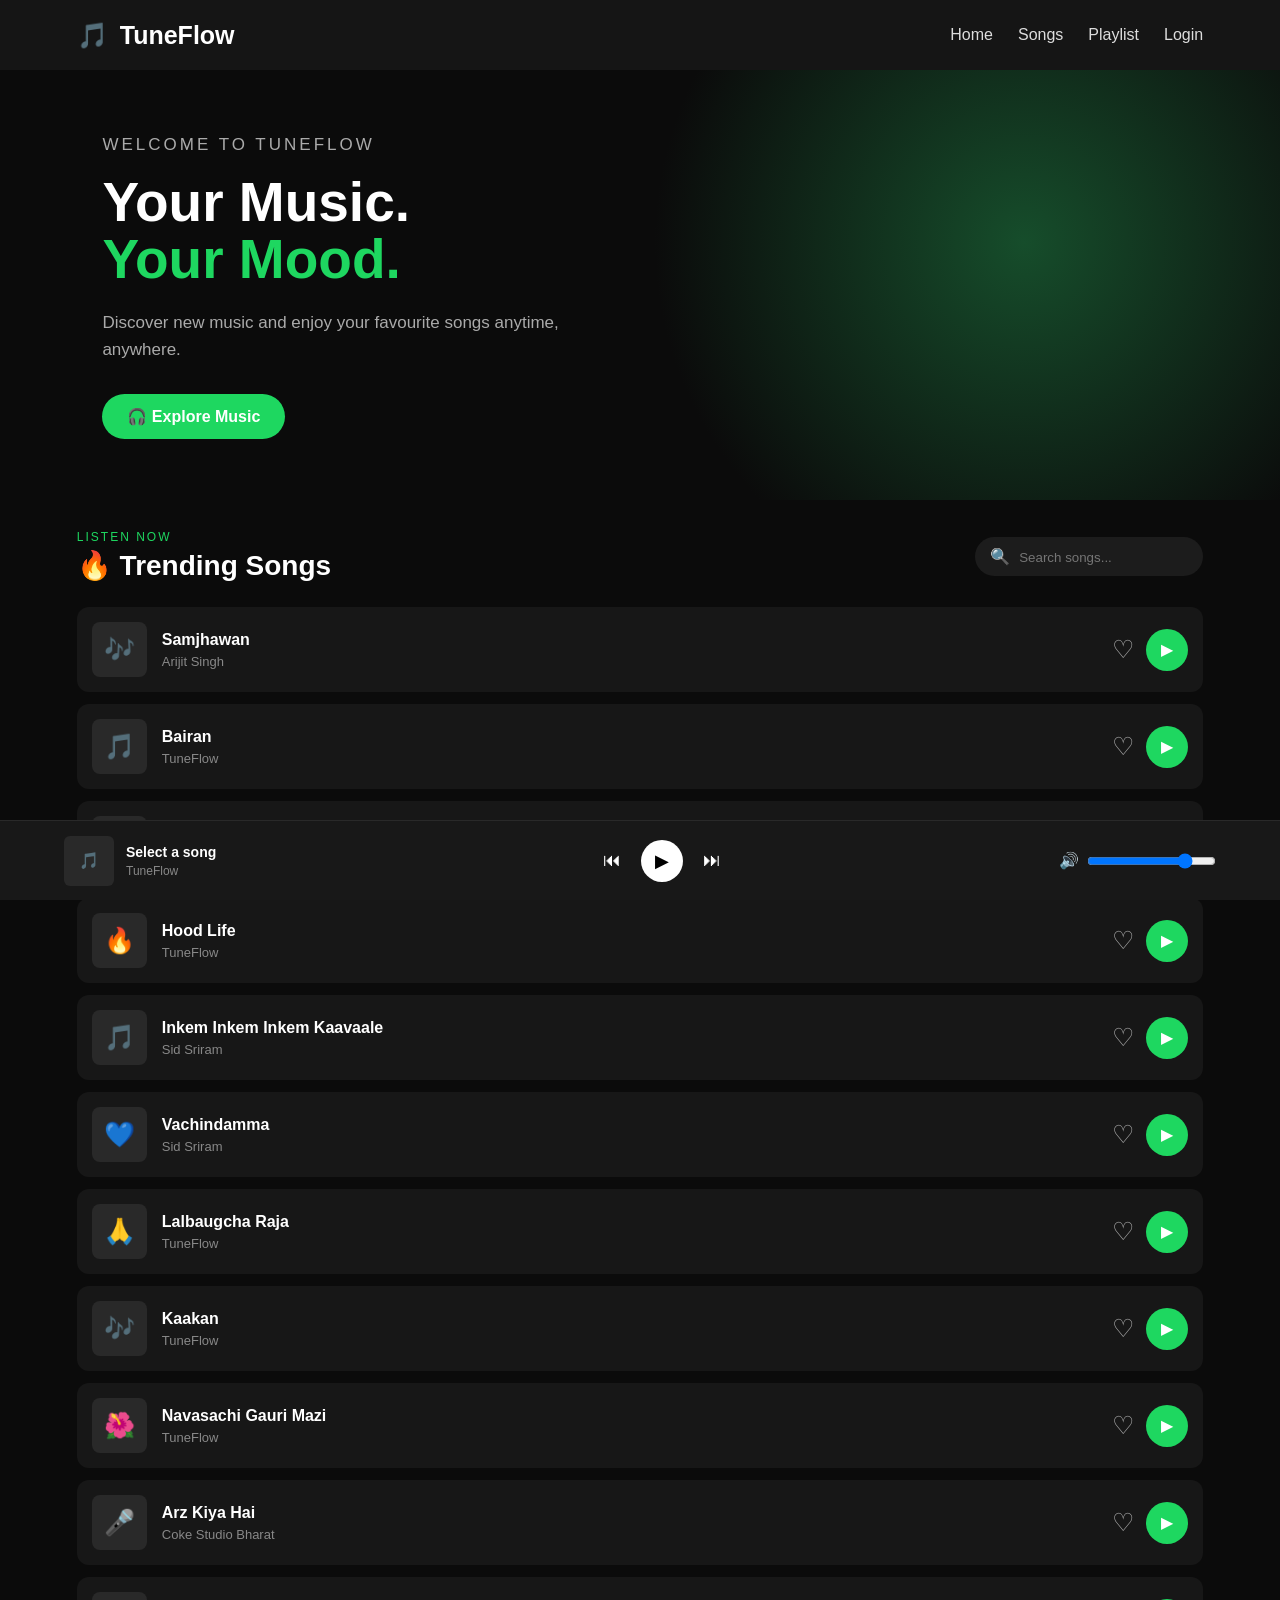
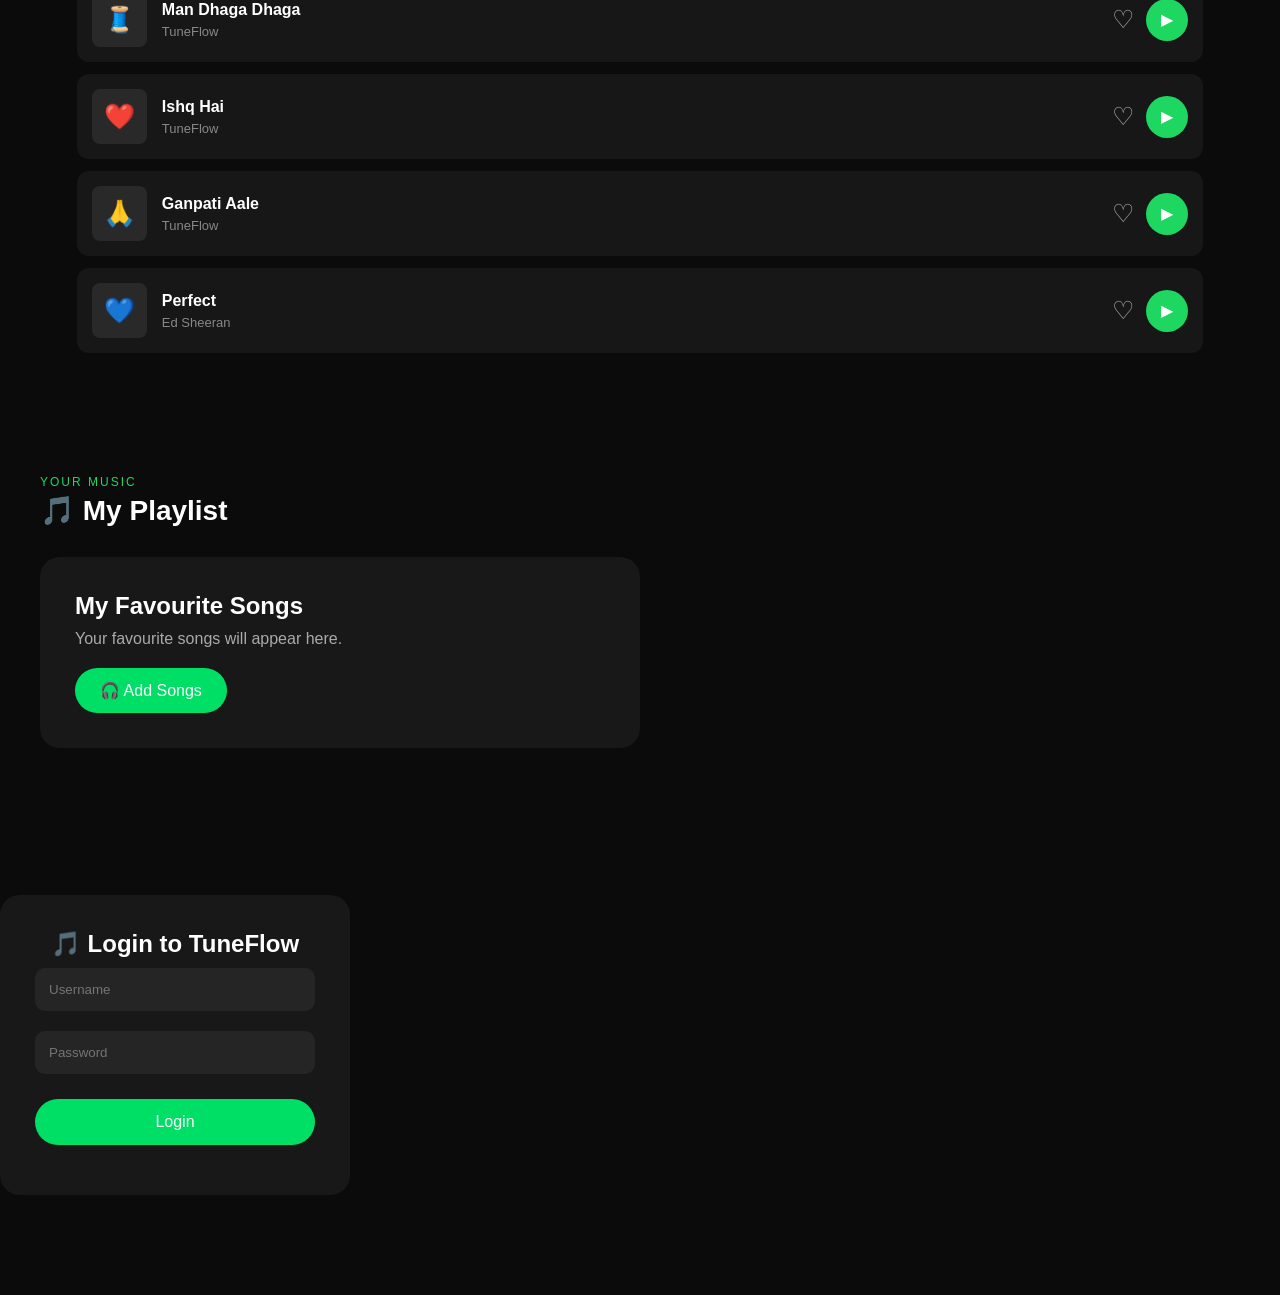
<file: index.html>
<!DOCTYPE html>
<html lang="en">
<head>
    <meta charset="UTF-8">
    <meta name="viewport" content="width=device-width, initial-scale=1.0">
    <title>TuneFlow - Music</title>
    <link rel="stylesheet" href="style.css">
</head>

<body>

<nav class="navbar">

    <div class="logo">
        🎵 <span>TuneFlow</span>
    </div>

    <div class="nav-links">
        <a href="index.html">Home</a>
        <a href="songs.html">Songs</a>
        <a href="playlist.html">Playlist</a>
        <a href="login.html">Login</a>
    </div>

</nav>

    <!-- HERO -->
    <section class="hero" id="home">
        <div class="hero-content">

            <p class="small-title">WELCOME TO TUNEFLOW</p>

            <h1>
                Your Music.<br>
                <span>Your Mood.</span>
            </h1>

            <p>
                Discover new music and enjoy your favourite songs
                anytime, anywhere.
            </p>

            <button onclick="scrollToSongs()">
                🎧 Explore Music
            </button>

        </div>
    </section>


    <!-- SONGS -->
    <section class="songs-section" id="songs">

        <div class="section-title">

            <div>
                <p>LISTEN NOW</p>
                <h2>🔥 Trending Songs</h2>
            </div>

            <div class="search-box">
                🔍
                <input
                    type="text"
                    id="searchInput"
                    placeholder="Search songs..."
                    onkeyup="searchSongs()"
                >
            </div>

        </div>

        <!-- 14 SONGS WILL APPEAR HERE -->
        <div class="song-list" id="songList"></div>

    </section>

    <!-- PLAYLIST -->
<section class="playlist-section" id="playlist">

    <div class="section-title">
        <div>
            <p>YOUR MUSIC</p>
            <h2>🎵 My Playlist</h2>
        </div>
    </div>

    <div class="playlist-box">
        <h3>My Favourite Songs</h3>
        <p>Your favourite songs will appear here.</p>

        <button onclick="scrollToSongs()">
            🎧 Add Songs
        </button>
    </div>

</section>

<!-- LOGIN -->
<section class="login-section" id="login">

    <div class="login-box">

        <h2>🎵 Login to TuneFlow</h2>

        <input
            type="text"
            id="username"
            placeholder="Username"
        >

        <input
            type="password"
            id="password"
            placeholder="Password"
        >

        <button onclick="loginUser()">
            Login
        </button>

        <p id="loginMessage"></p>

    </div>

</section>

    <!-- MUSIC PLAYER -->
    <div class="music-player">

        <div class="now-playing">

            <div class="mini-cover" id="miniCover">🎵</div>

            <div>
                <h4 id="currentSong">Select a song</h4>
                <p id="currentArtist">TuneFlow</p>
            </div>

        </div>


        <div class="player-controls">

            <button onclick="previousSong()">⏮</button>

            <button
                class="main-play"
                onclick="togglePlayer()">
                ▶
            </button>

            <button onclick="nextSong()">⏭</button>

        </div>


        <div class="volume">
            🔊
            <input
                type="range"
                min="0"
                max="100"
                value="80"
                id="volumeSlider">
        </div>

    </div>


    <audio id="audioPlayer"></audio>

    <script src="script.js"></script>

</body>
</html>
</file>
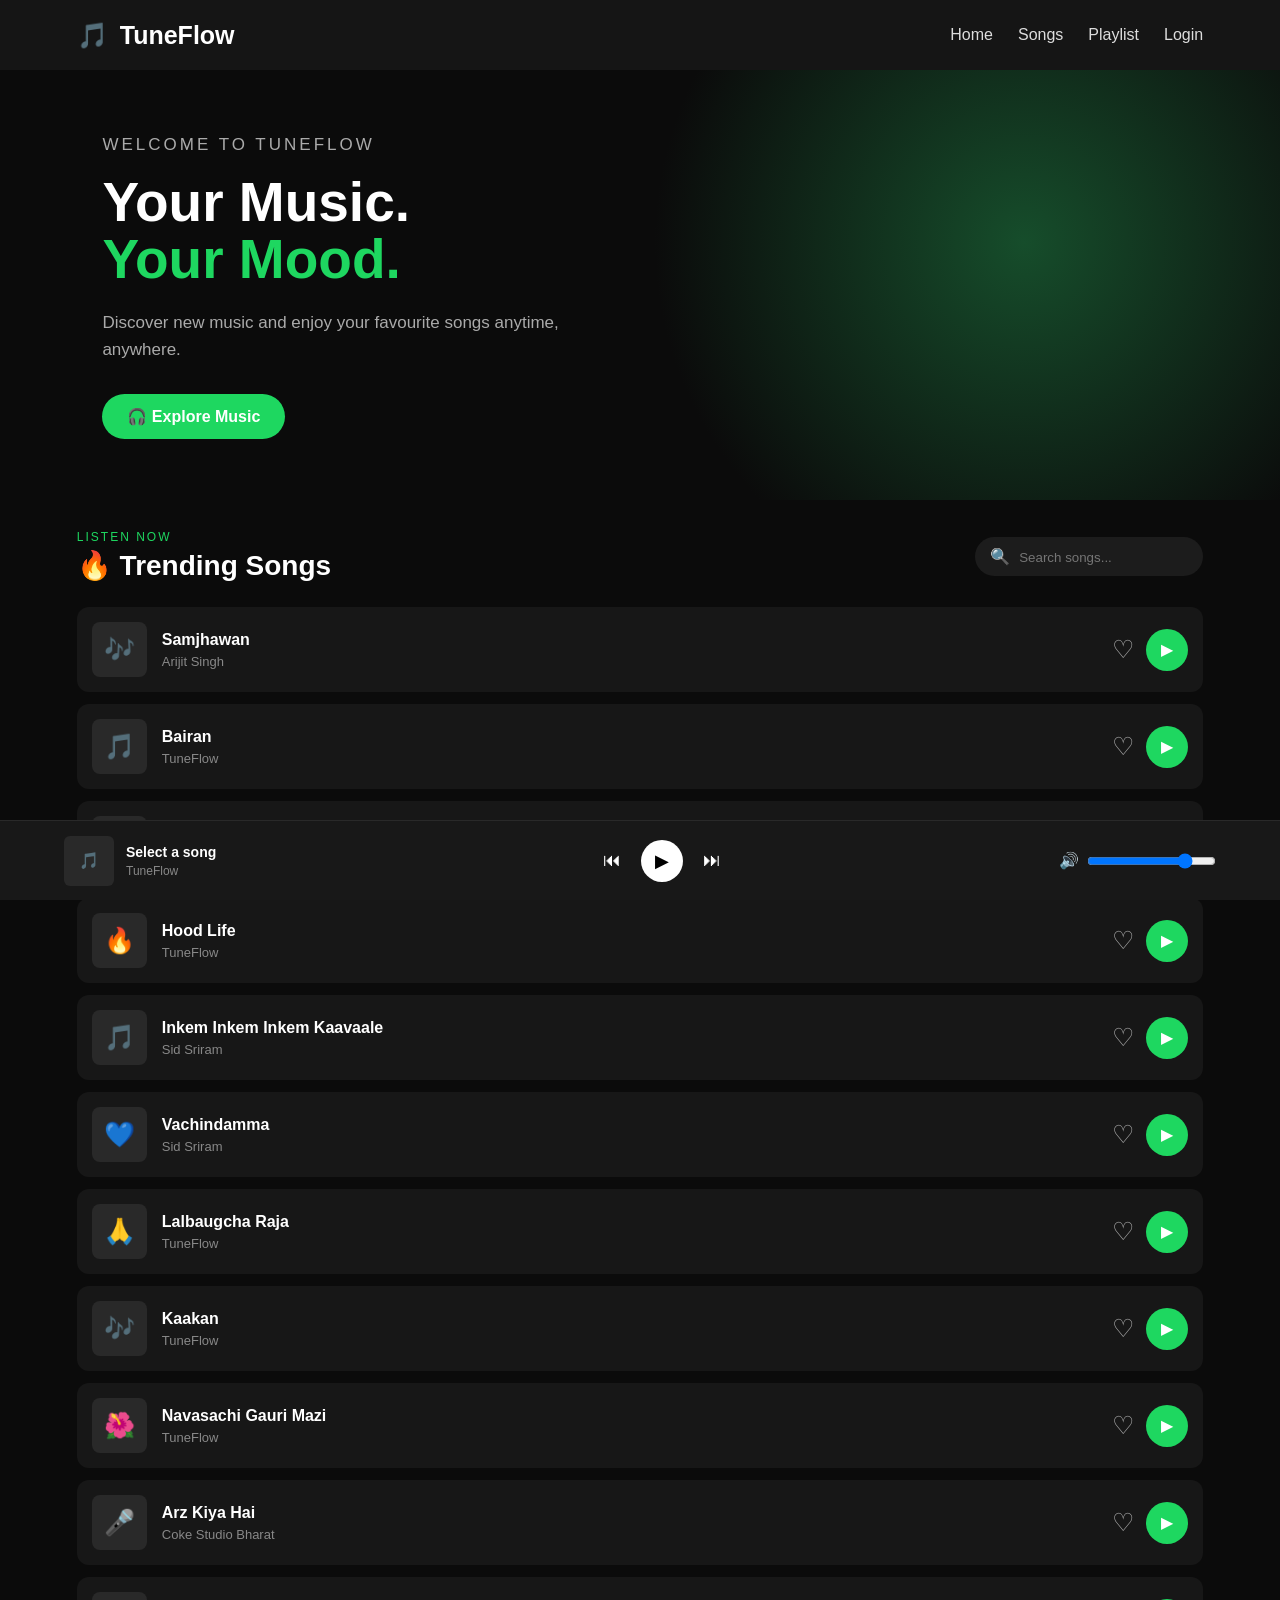
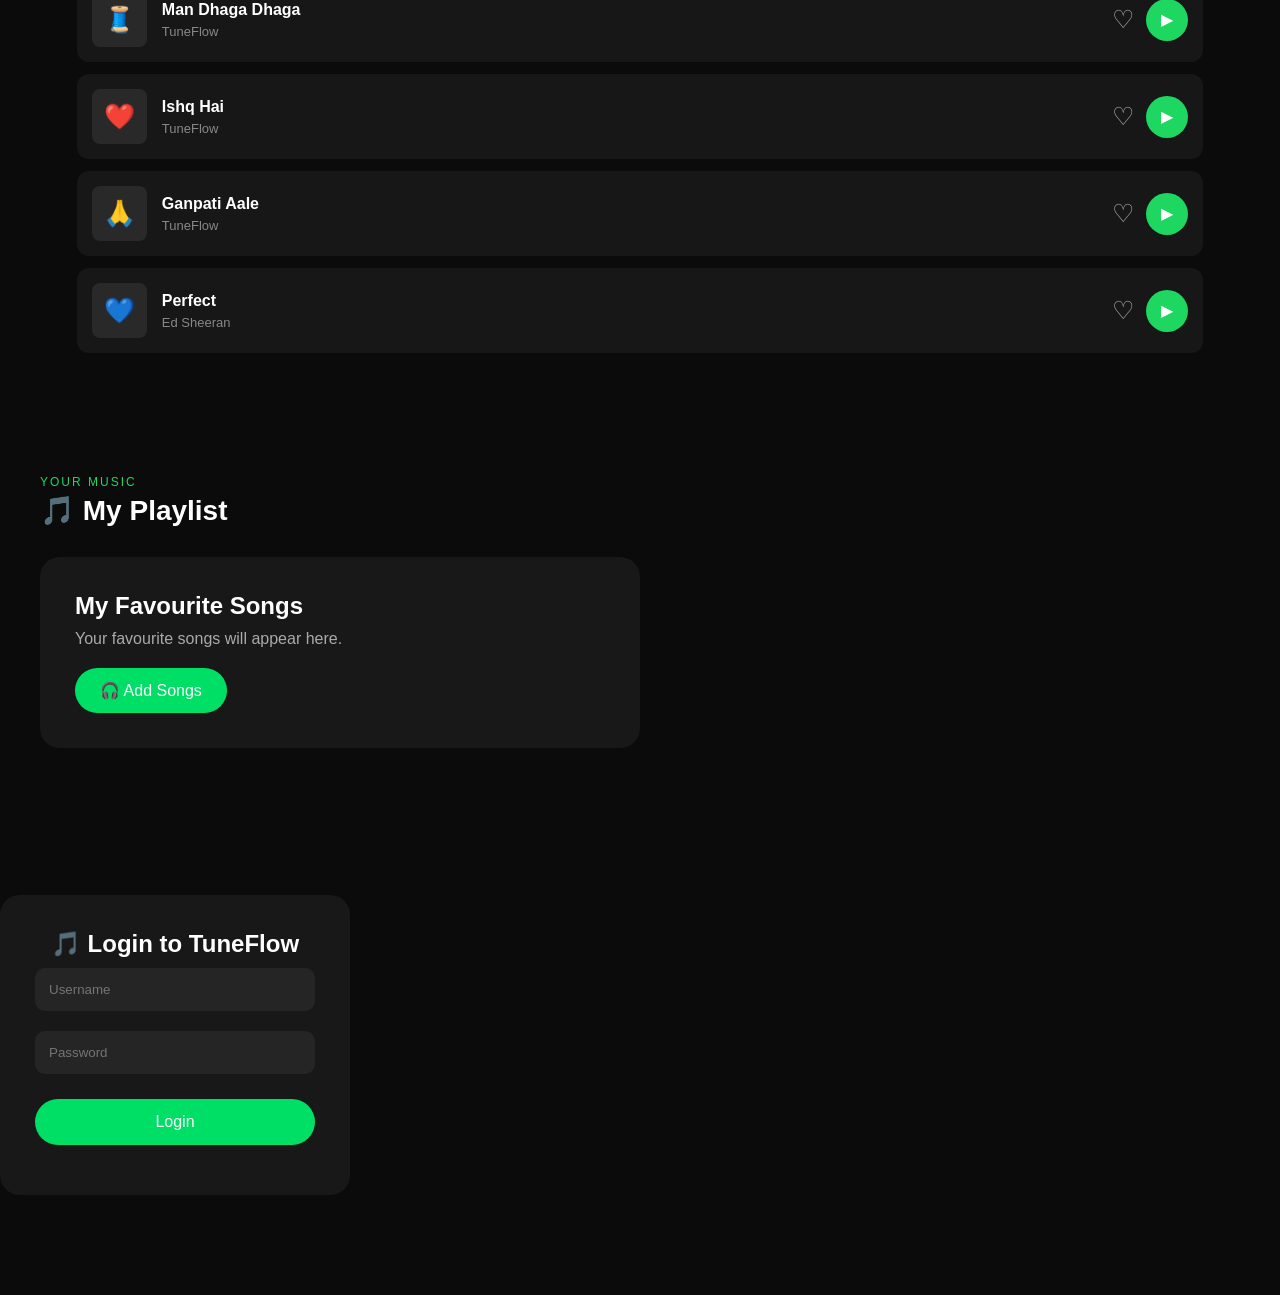
<file: index (3).html>
<!DOCTYPE html>
<html lang="en">
<head>
    <meta charset="UTF-8">
    <meta name="viewport" content="width=device-width, initial-scale=1.0">
    <title>TuneFlow - Music</title>
    <link rel="stylesheet" href="style.css">
</head>

<body>

<nav class="navbar">

    <div class="logo">
        🎵 <span>TuneFlow</span>
    </div>

    <div class="nav-links">
        <a href="index.html">Home</a>
        <a href="songs.html">Songs</a>
        <a href="playlist.html">Playlist</a>
        <a href="login.html">Login</a>
    </div>

</nav>

    <!-- HERO -->
    <section class="hero" id="home">
        <div class="hero-content">

            <p class="small-title">WELCOME TO TUNEFLOW</p>

            <h1>
                Your Music.<br>
                <span>Your Mood.</span>
            </h1>

            <p>
                Discover new music and enjoy your favourite songs
                anytime, anywhere.
            </p>

            <button onclick="scrollToSongs()">
                🎧 Explore Music
            </button>

        </div>
    </section>


    <!-- SONGS -->
    <section class="songs-section" id="songs">

        <div class="section-title">

            <div>
                <p>LISTEN NOW</p>
                <h2>🔥 Trending Songs</h2>
            </div>

            <div class="search-box">
                🔍
                <input
                    type="text"
                    id="searchInput"
                    placeholder="Search songs..."
                    onkeyup="searchSongs()"
                >
            </div>

        </div>

        <!-- 14 SONGS WILL APPEAR HERE -->
        <div class="song-list" id="songList"></div>

    </section>

    <!-- PLAYLIST -->
<section class="playlist-section" id="playlist">

    <div class="section-title">
        <div>
            <p>YOUR MUSIC</p>
            <h2>🎵 My Playlist</h2>
        </div>
    </div>

    <div class="playlist-box">
        <h3>My Favourite Songs</h3>
        <p>Your favourite songs will appear here.</p>

        <button onclick="scrollToSongs()">
            🎧 Add Songs
        </button>
    </div>

</section>

<!-- LOGIN -->
<section class="login-section" id="login">

    <div class="login-box">

        <h2>🎵 Login to TuneFlow</h2>

        <input
            type="text"
            id="username"
            placeholder="Username"
        >

        <input
            type="password"
            id="password"
            placeholder="Password"
        >

        <button onclick="loginUser()">
            Login
        </button>

        <p id="loginMessage"></p>

    </div>

</section>

    <!-- MUSIC PLAYER -->
    <div class="music-player">

        <div class="now-playing">

            <div class="mini-cover" id="miniCover">🎵</div>

            <div>
                <h4 id="currentSong">Select a song</h4>
                <p id="currentArtist">TuneFlow</p>
            </div>

        </div>


        <div class="player-controls">

            <button onclick="previousSong()">⏮</button>

            <button
                class="main-play"
                onclick="togglePlayer()">
                ▶
            </button>

            <button onclick="nextSong()">⏭</button>

        </div>


        <div class="volume">
            🔊
            <input
                type="range"
                min="0"
                max="100"
                value="80"
                id="volumeSlider">
        </div>

    </div>


    <audio id="audioPlayer"></audio>

    <script src="script.js"></script>

</body>
</html>
</file>
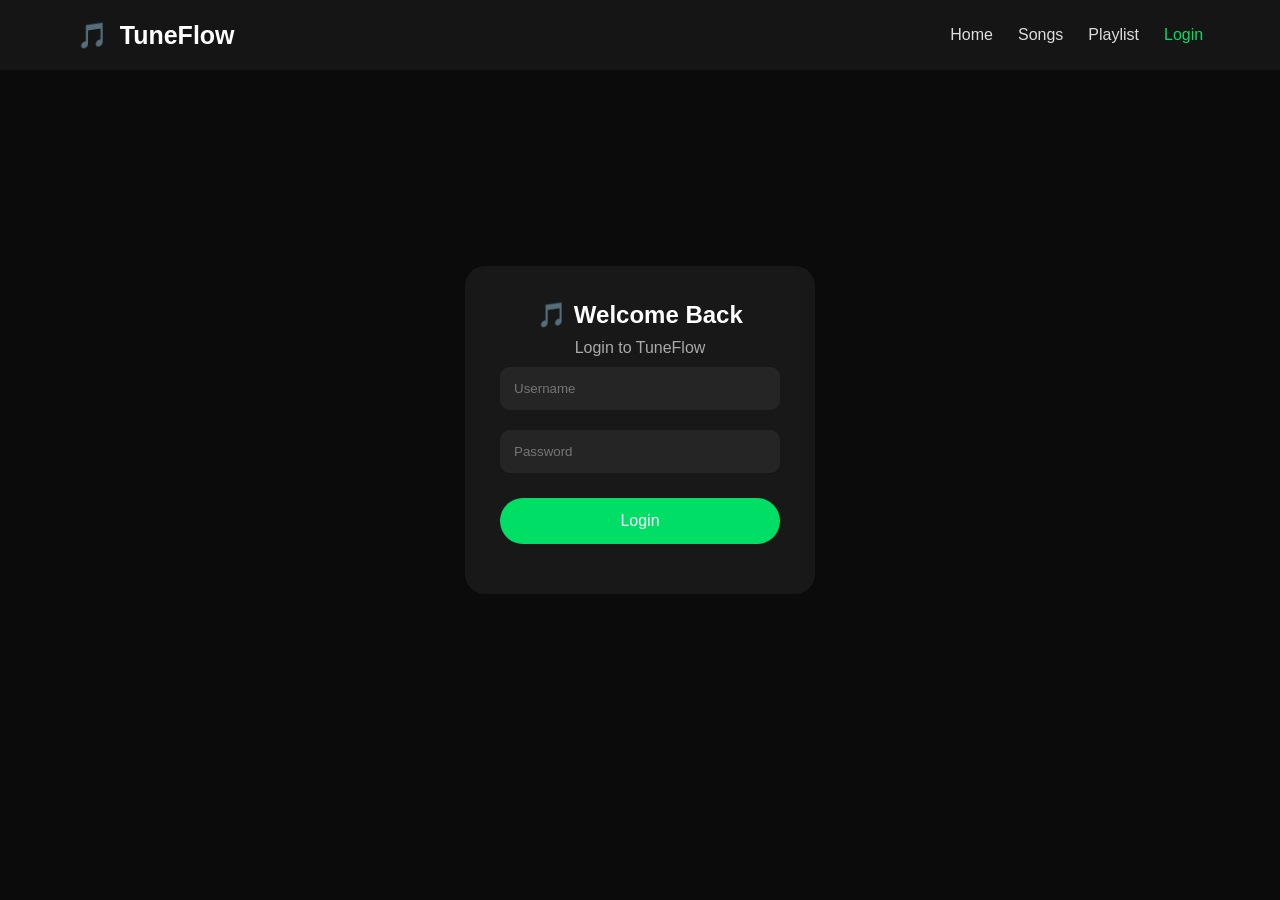
<file: login.html>
<!DOCTYPE html>
<html lang="en">

<head>

    <meta charset="UTF-8">
    <meta name="viewport" content="width=device-width, initial-scale=1.0">

    <title>TuneFlow - Login</title>

    <link rel="stylesheet" href="style.css">

</head>

<body>

<nav class="navbar">

    <div class="logo">
        🎵 <span>TuneFlow</span>
    </div>

    <div class="nav-links">
        <a href="index.html">Home</a>
        <a href="songs.html">Songs</a>
        <a href="playlist.html">Playlist</a>
        <a href="login.html" class="active">Login</a>
    </div>

</nav>

<section class="login-page">

    <div class="login-box">

        <h1>🎵 Welcome Back</h1>

        <p>Login to TuneFlow</p>

        <input
            type="text"
            id="username"
            placeholder="Username"
        >

        <input
            type="password"
            id="password"
            placeholder="Password"
        >

        <button onclick="loginUser()">
            Login
        </button>

        <p id="loginMessage"></p>

    </div>

</section>

<script src="script.js"></script>

</body>
</html>
</file>
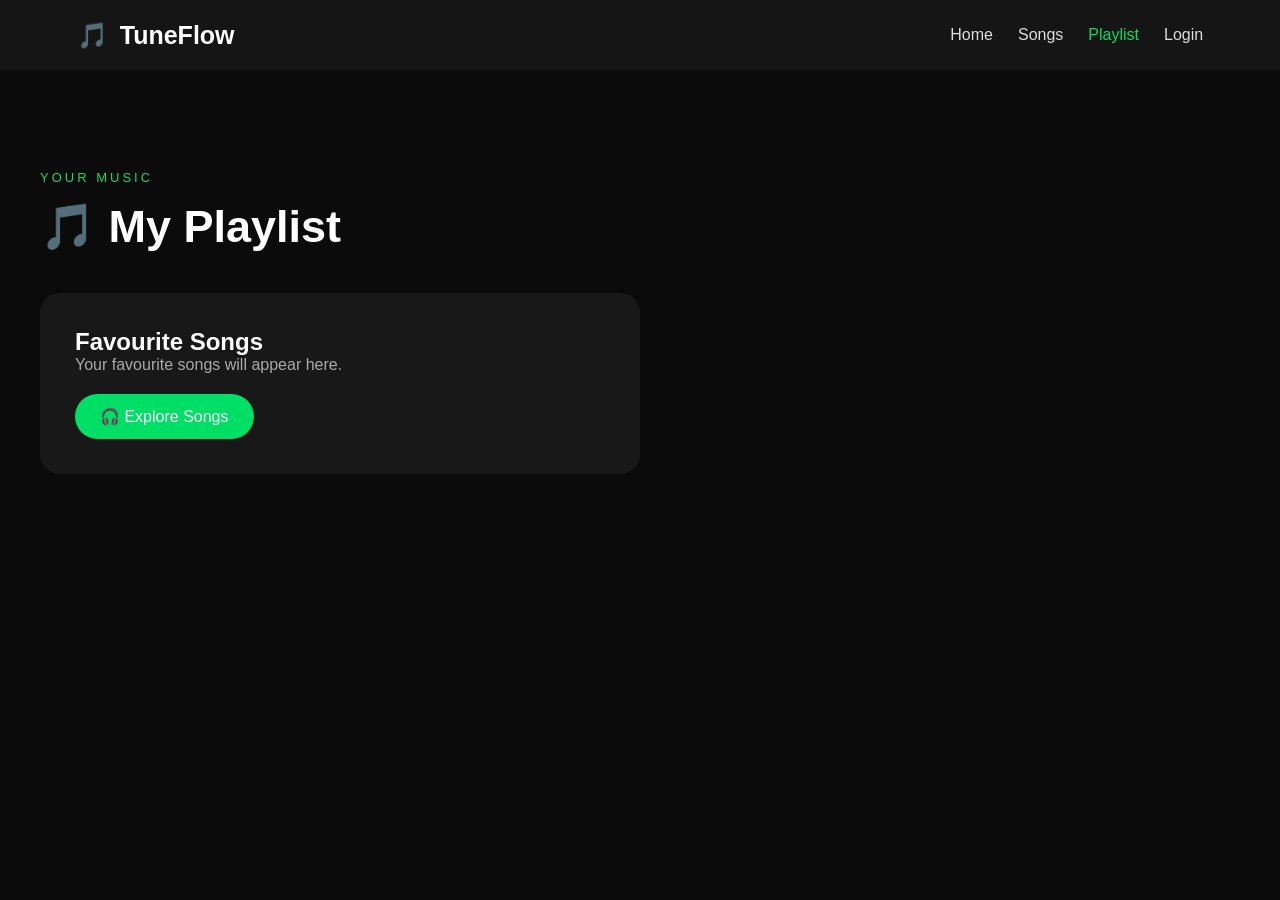
<file: playlist.html>
<!DOCTYPE html>
<html lang="en">

<head>
    <meta charset="UTF-8">
    <meta name="viewport" content="width=device-width, initial-scale=1.0">

    <title>TuneFlow - Playlist</title>

    <link rel="stylesheet" href="style.css">
</head>

<body>

<nav class="navbar">

    <div class="logo">
        🎵 <span>TuneFlow</span>
    </div>

    <div class="nav-links">
        <a href="index.html">Home</a>
        <a href="songs.html">Songs</a>
        <a href="playlist.html" class="active">Playlist</a>
        <a href="login.html">Login</a>
    </div>

</nav>

<section class="playlist-page">

    <p class="small-title">YOUR MUSIC</p>

    <h1>🎵 My Playlist</h1>

    <div class="playlist-box">

        <h2>Favourite Songs</h2>

        <p>
            Your favourite songs will appear here.
        </p>

        <a href="songs.html">
            <button>🎧 Explore Songs</button>
        </a>

    </div>

</section>

</body>
</html>
</file>
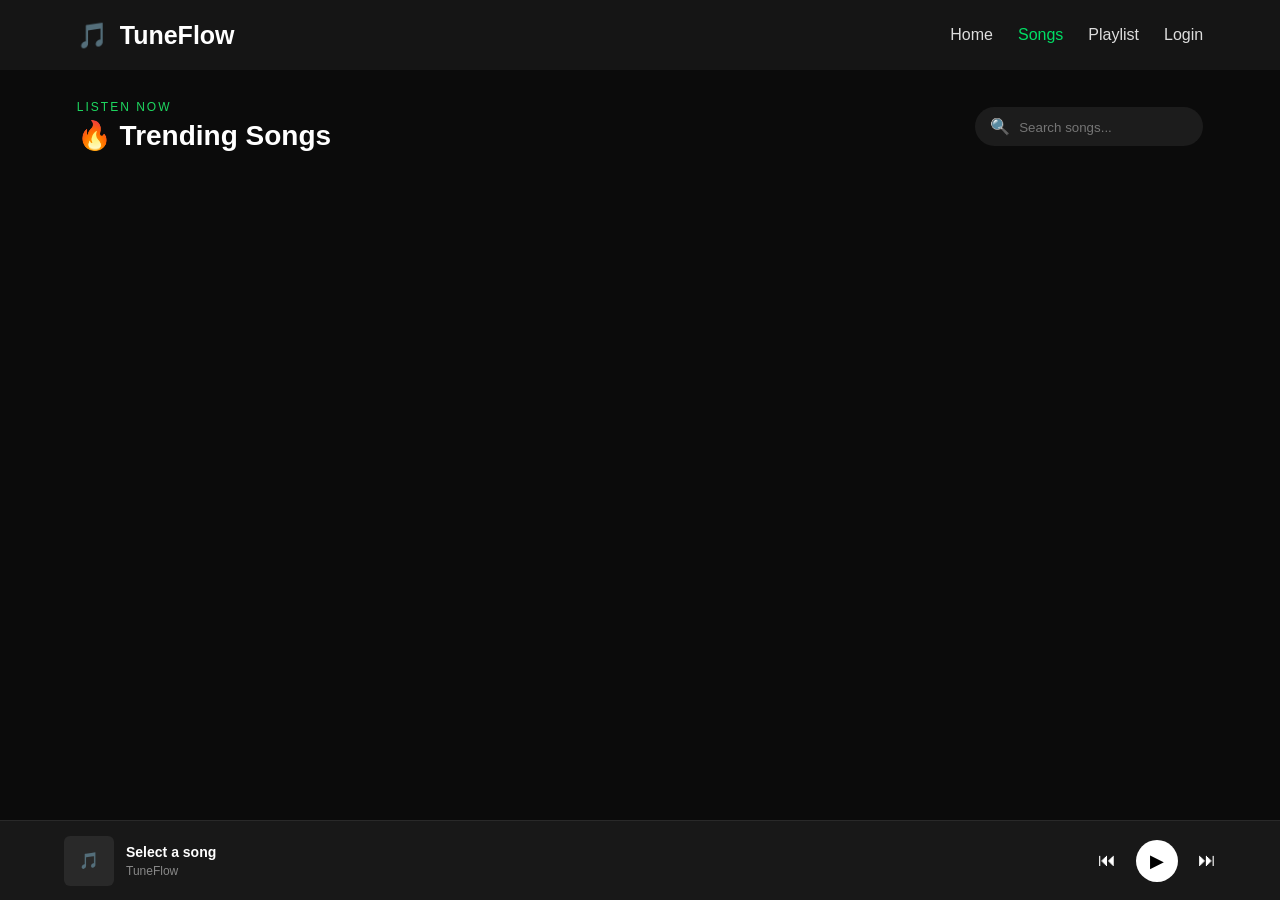
<file: songs.html>
<!DOCTYPE html>
<html lang="en">

<head>
    <meta charset="UTF-8">
    <meta name="viewport" content="width=device-width, initial-scale=1.0">
    <title>TuneFlow - Songs</title>
    <link rel="stylesheet" href="style.css">
</head>

<body>

<nav class="navbar">

    <div class="logo">
        🎵 <span>TuneFlow</span>
    </div>

    <div class="nav-links">
        <a href="index.html">Home</a>
        <a href="songs.html" class="active">Songs</a>
        <a href="playlist.html">Playlist</a>
        <a href="login.html">Login</a>
    </div>

</nav>

<section class="songs-section">

    <div class="section-title">

        <div>
            <p>LISTEN NOW</p>
            <h2>🔥 Trending Songs</h2>
        </div>

        <div class="search-box">
            🔍
            <input
                type="text"
                id="searchInput"
                placeholder="Search songs..."
                onkeyup="searchSongs()"
            >
        </div>

    </div>

    <div class="song-list" id="songList"></div>

</section>

<div class="music-player">

    <div class="now-playing">

        <div class="mini-cover" id="miniCover">🎵</div>

        <div>
            <h4 id="currentSong">Select a song</h4>
            <p id="currentArtist">TuneFlow</p>
        </div>

    </div>

    <div class="player-controls">

        <button onclick="previousSong()">⏮</button>

        <button
            class="main-play"
            onclick="togglePlayer()">
            ▶
        </button>

        <button onclick="nextSong()">⏭</button>

    </div>

</div>

<audio id="audioPlayer"></audio>

<script src="script.js"></script>

</body>
</html>
</file>
<file: style.css>
* {
    margin: 0;
    padding: 0;
    box-sizing: border-box;
}

body {
    background: #0b0b0b;
    color: white;
    font-family: Arial, sans-serif;
    padding-bottom: 100px;
}


/* NAVBAR */

.navbar {
    height: 70px;
    background: #151515;

    display: flex;
    align-items: center;
    justify-content: space-between;

    padding: 0 6%;
}

.logo {
    font-size: 25px;
    font-weight: bold;
}

.logo span {
    margin-left: 5px;
}

.nav-links {
    display: flex;
    gap: 30px;
}

.nav-links a {
    color: #ddd;
    text-decoration: none;
    font-size: 16px;
}

.nav-links a:hover {
    color: #1ed760;
}


/* HERO */

.hero {
    min-height: 430px;

    display: flex;
    align-items: center;

    padding: 60px 8%;

    background:
        radial-gradient(circle at 80% 40%,
        #164d2b,
        transparent 35%),
        #0b0b0b;
}

.small-title {
    color: #1ed760;
    font-size: 13px;
    letter-spacing: 3px;
    margin-bottom: 15px;
}

.hero h1 {
    font-size: 55px;
    line-height: 1.05;
    margin-bottom: 20px;
}

.hero h1 span {
    color: #1ed760;
}

.hero p {
    color: #aaa;
    font-size: 17px;
    max-width: 500px;
    line-height: 1.6;
}

.hero button {
    margin-top: 30px;

    padding: 13px 25px;

    border: none;
    border-radius: 30px;

    background: #1ed760;
    color: white;

    font-size: 16px;
    font-weight: bold;

    cursor: pointer;
}

.hero button:hover {
    transform: scale(1.05);
}


/* SONG SECTION */

.songs-section {
    padding: 30px 6%;
}

.section-title {
    display: flex;
    justify-content: space-between;
    align-items: center;

    margin-bottom: 25px;
}

.section-title p {
    color: #1ed760;
    font-size: 12px;
    letter-spacing: 2px;
}

.section-title h2 {
    margin-top: 5px;
    font-size: 28px;
}


/* SEARCH */

.search-box {
    background: #1c1c1c;

    border-radius: 25px;

    padding: 10px 15px;

    color: #aaa;
}

.search-box input {
    background: none;
    border: none;
    outline: none;

    color: white;

    margin-left: 5px;
}


/* SONG CARD */

.song-card {
    background: #171717;

    padding: 15px;

    border-radius: 12px;

    display: flex;
    align-items: center;
    justify-content: space-between;

    margin-bottom: 12px;

    transition: 0.3s;
}

.song-card:hover {
    background: #202020;
    transform: translateY(-2px);
}

.song-info {
    display: flex;
    align-items: center;
    gap: 15px;
}

.album-cover {
    width: 55px;
    height: 55px;

    border-radius: 8px;

    background: #292929;

    display: flex;
    align-items: center;
    justify-content: center;

    font-size: 25px;
}

.song-info h3 {
    font-size: 16px;
}

.song-info p {
    color: #888;
    font-size: 13px;
    margin-top: 5px;
}


/* BUTTONS */

.song-actions {
    display: flex;
    align-items: center;
    gap: 12px;
}

.heart {
    background: none;
    border: none;

    color: #aaa;

    font-size: 25px;

    cursor: pointer;
}

.heart.liked {
    color: #1ed760;
}

.play-btn {
    width: 42px;
    height: 42px;

    border-radius: 50%;
    border: none;

    background: #1ed760;
    color: white;

    cursor: pointer;

    font-size: 16px;
}


/* MUSIC PLAYER */

.music-player {
    position: fixed;

    bottom: 0;
    left: 0;

    width: 100%;

    height: 80px;

    background: #181818;

    border-top: 1px solid #292929;

    display: flex;

    align-items: center;
    justify-content: space-between;

    padding: 10px 5%;

    z-index: 100;
}

.now-playing {
    display: flex;
    align-items: center;
    gap: 12px;

    min-width: 200px;
}

.mini-cover {
    width: 50px;
    height: 50px;

    border-radius: 6px;

    background: #292929;

    display: flex;
    align-items: center;
    justify-content: center;
}

.now-playing h4 {
    font-size: 14px;
}

.now-playing p {
    color: #888;
    font-size: 12px;
    margin-top: 4px;
}

.player-controls {
    display: flex;
    align-items: center;
    gap: 20px;
}

.player-controls button {
    background: none;
    border: none;

    color: white;

    font-size: 18px;

    cursor: pointer;
}

.player-controls .main-play {
    background: white;
    color: black;

    width: 42px;
    height: 42px;

    border-radius: 50%;
}

.volume {
    color: #aaa;

    display: flex;
    align-items: center;
    gap: 8px;
}


/* MOBILE */

@media (max-width: 600px) {

    .navbar {
        padding: 0 20px;
    }

    .nav-links {
        gap: 12px;
    }

    .nav-links a {
        font-size: 13px;
    }

    .hero {
        padding: 50px 25px;
        min-height: 400px;
    }

    .hero h1 {
        font-size: 40px;
    }

    .section-title {
        display: block;
    }

    .search-box {
        margin-top: 15px;
    }

    .volume {
        display: none;
    }

    .music-player {
        padding: 10px 15px;
    }

    .now-playing {
        min-width: 0;
    }

    .player-controls {
        gap: 10px;
    }
}
/* ===============================
   NAVIGATION
================================ */

html {
    scroll-behavior: smooth;
}

.nav-links {
    display: flex;
    gap: 25px;
}

.nav-links a {
    color: #ddd;
    text-decoration: none;
    font-size: 16px;
    transition: 0.3s;
}

.nav-links a:hover {
    color: #00ff73;
}


/* ===============================
   PLAYLIST
================================ */

.playlist-section {
    min-height: 500px;
    padding: 80px 40px;
}

.playlist-box {
    background: #181818;
    border-radius: 20px;
    padding: 30px;
    margin-top: 30px;
}

.playlist-box h3 {
    font-size: 24px;
    margin-bottom: 10px;
}

.playlist-box p {
    color: #aaa;
}

.playlist-box button,
.login-box button {
    background: #00df65;
    color: #fff;
    border: none;
    padding: 13px 25px;
    border-radius: 25px;
    font-size: 16px;
    cursor: pointer;
}




/* ===============================
   MOBILE
================================ */

@media (max-width: 600px) {

    .nav-links {
        gap: 14px;
    }

    .nav-links a {
        font-size: 14px;
    }

    .playlist-section {
        padding: 60px 20px;
    }
}
/* ACTIVE NAV LINK */

.nav-links a.active {
    color: #00df65;
}


/* PLAYLIST PAGE */

.playlist-page {
    min-height: 80vh;
    padding: 100px 40px;
}

.playlist-page h1 {
    font-size: 45px;
    margin-bottom: 40px;
}

.playlist-box {
    background: #181818;
    padding: 35px;
    border-radius: 20px;
    max-width: 600px;
}

.playlist-box p {
    color: #aaa;
}

.playlist-box button {
    margin-top: 20px;
    background: #00df65;
    color: white;
    border: none;
    padding: 13px 25px;
    border-radius: 25px;
    cursor: pointer;
    font-size: 16px;
}


/* LOGIN PAGE */

.login-page {
    min-height: 80vh;
    display: flex;
    justify-content: center;
    align-items: center;
}

.login-box {
    width: 350px;
    background: #181818;
    padding: 35px;
    border-radius: 20px;
    text-align: center;
}

.login-box h1 {
    margin-bottom: 10px;
}

.login-box p {
    color: #aaa;
}

.login-box input {
    width: 100%;
    box-sizing: border-box;
    padding: 14px;
    margin: 10px 0;
    border: none;
    outline: none;
    border-radius: 10px;
    background: #252525;
    color: white;
}

.login-box button {
    width: 100%;
    padding: 14px;
    margin-top: 15px;
    border: none;
    border-radius: 25px;
    background: #00df65;
    color: white;
    font-size: 16px;
    cursor: pointer;
}

#loginMessage {
    margin-top: 15px;
}
</file>
